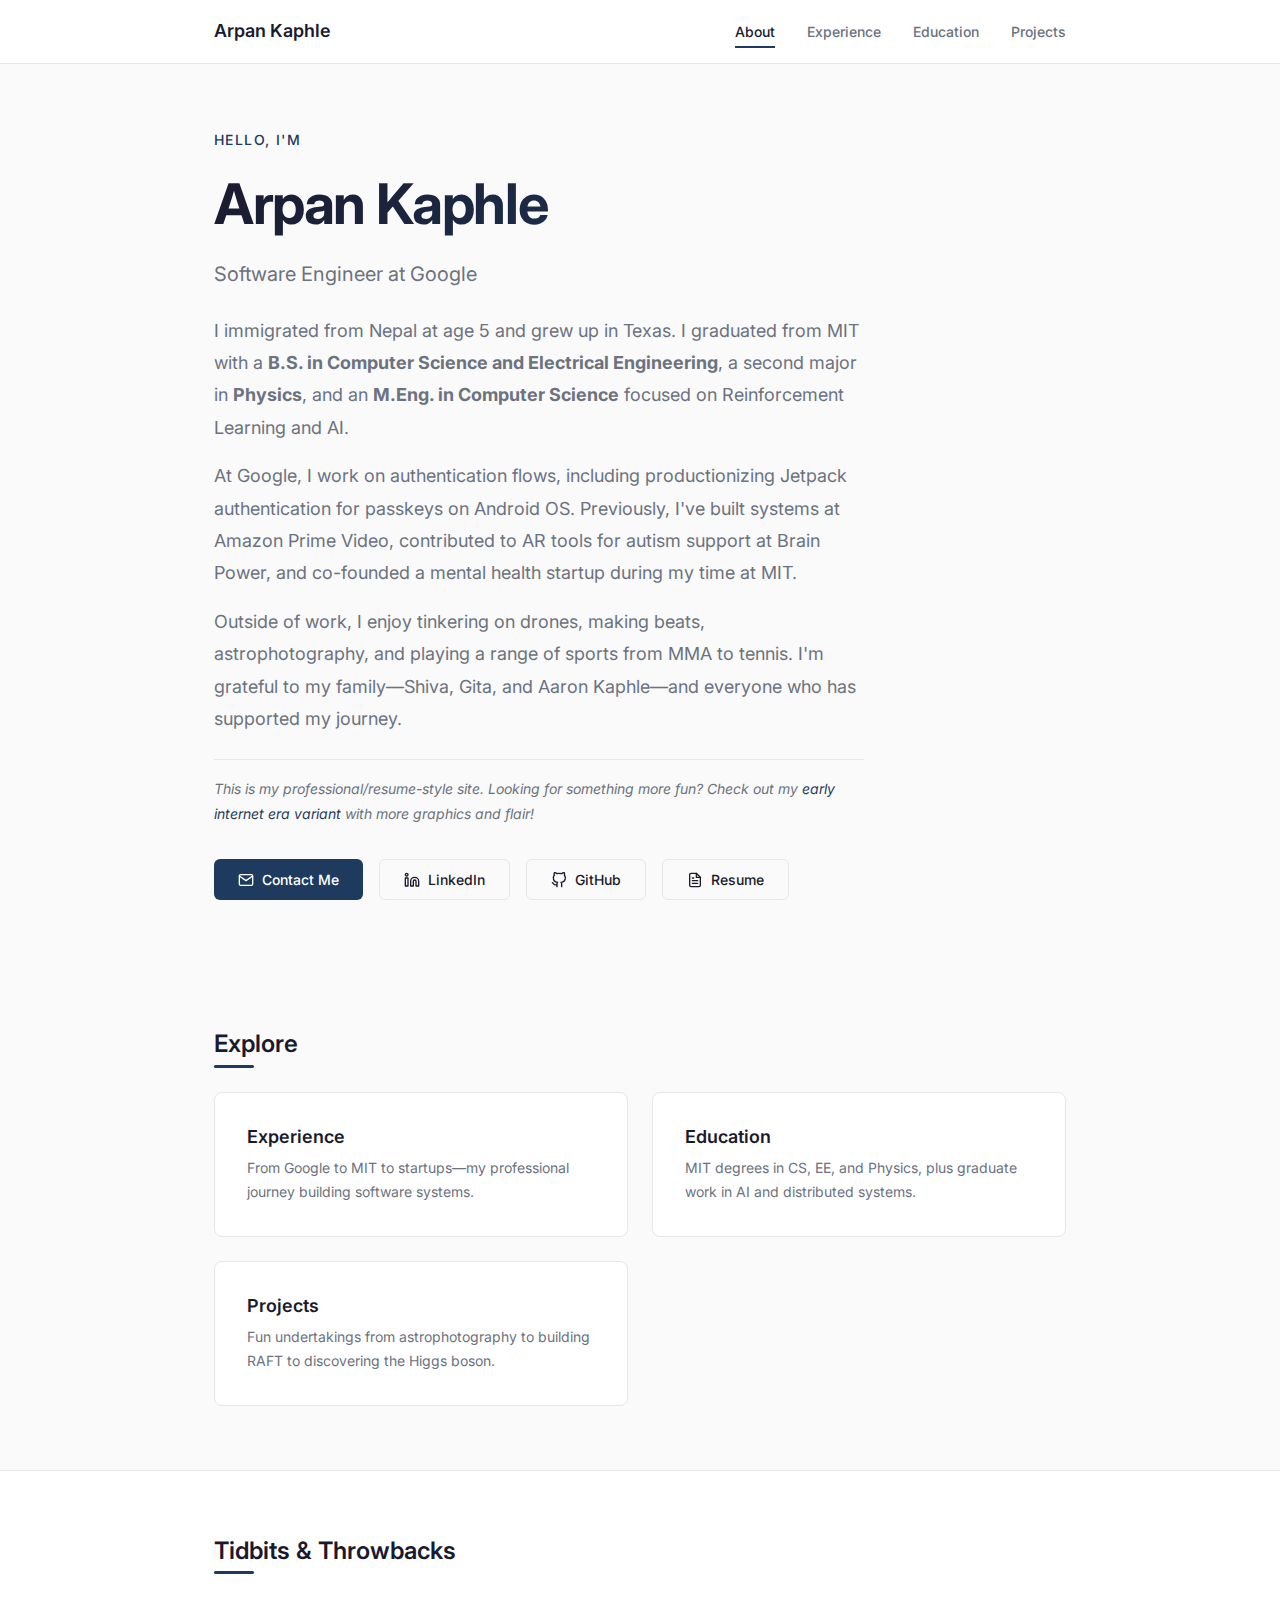
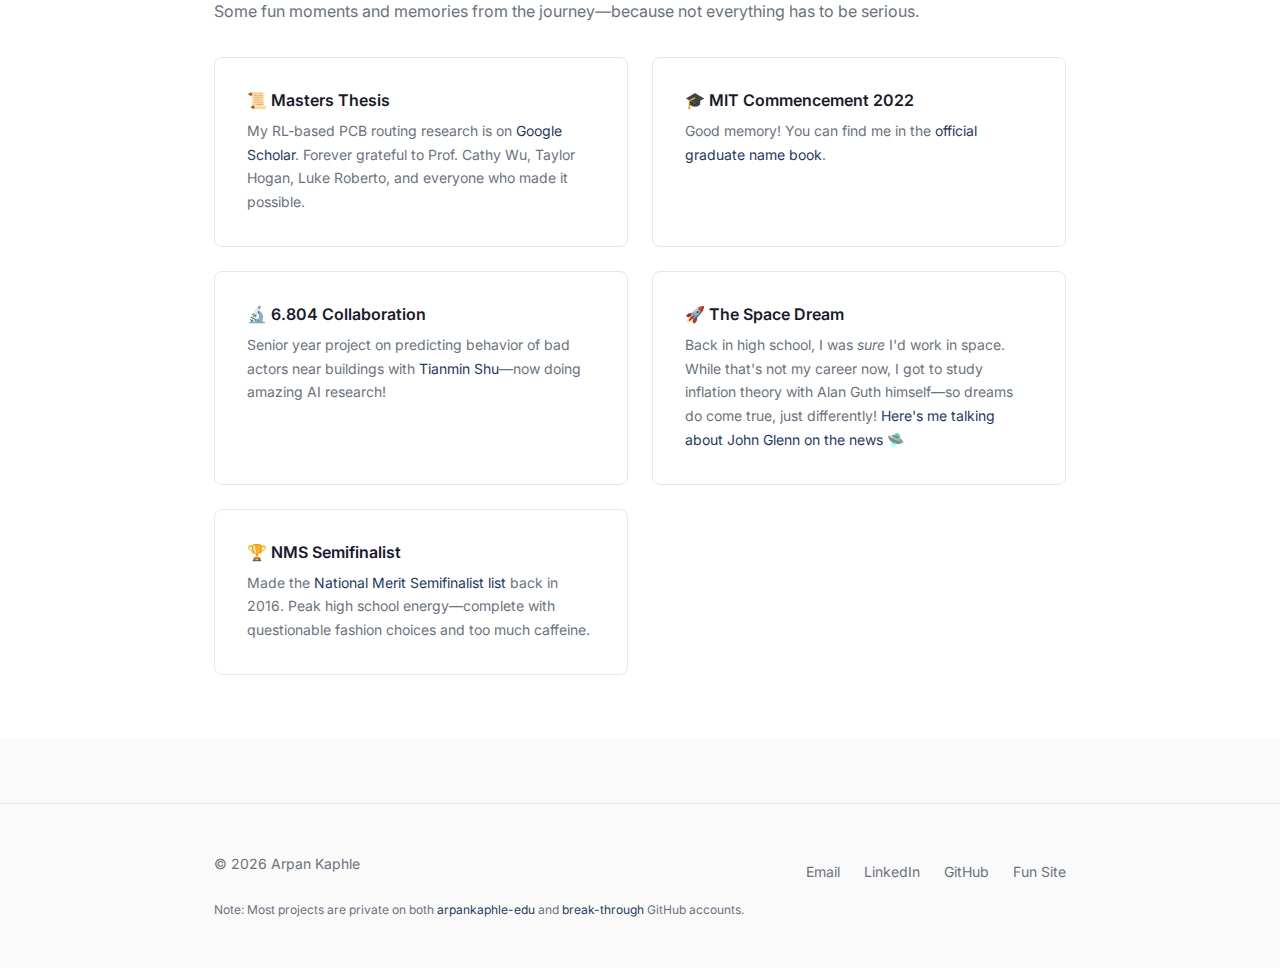
<file: index.html>
<!DOCTYPE html>
<html lang="en">
<head>
  <meta charset="UTF-8">
  <meta name="viewport" content="width=device-width, initial-scale=1.0">
  <meta name="description" content="Arpan Kaphle - Software Engineer at Google. MIT graduate (B.S. EECS, Physics; M.Eng. CS) specializing in AI, distributed systems, security, and authentication.">
  <meta name="keywords" content="Arpan Kaphle, Software Engineer, Google, MIT, Computer Science, AI, Machine Learning, Distributed Systems, Security, Reinforcement Learning">
  <meta name="author" content="Arpan Kaphle">
  <meta name="robots" content="index, follow">
  <link rel="canonical" href="https://arpankaphle-edu.github.io/">
  <title>Arpan Kaphle | Software Engineer at Google</title>
  
  <!-- Open Graph / Facebook -->
  <meta property="og:type" content="website">
  <meta property="og:url" content="https://arpankaphle-edu.github.io/">
  <meta property="og:title" content="Arpan Kaphle | Software Engineer at Google">
  <meta property="og:description" content="MIT graduate specializing in AI, distributed systems, and security. Currently building authentication flows at Google.">
  <meta property="og:site_name" content="Arpan Kaphle">
  
  <!-- Twitter -->
  <meta name="twitter:card" content="summary">
  <meta name="twitter:title" content="Arpan Kaphle | Software Engineer at Google">
  <meta name="twitter:description" content="MIT graduate specializing in AI, distributed systems, and security. Currently building authentication flows at Google.">
  
  <!-- Structured Data -->
  <script type="application/ld+json">
  {
    "@context": "https://schema.org",
    "@type": "Person",
    "name": "Arpan Kaphle",
    "url": "https://arpankaphle-edu.github.io",
    "sameAs": [
      "https://www.linkedin.com/in/arpankaphle1",
      "https://github.com/arpankaphle-edu",
      "https://github.com/break-through",
      "https://arpankaphle.github.io",
      "https://scholar.google.com/citations?user=rfBFwlkAAAAJ&hl=en"
    ],
    "jobTitle": "Software Engineer",
    "worksFor": {
      "@type": "Organization",
      "name": "Google"
    },
    "alumniOf": [
      {
        "@type": "CollegeOrUniversity",
        "name": "Massachusetts Institute of Technology",
        "sameAs": "https://www.mit.edu"
      }
    ],
    "knowsAbout": ["Artificial Intelligence", "Machine Learning", "Distributed Systems", "Computer Security", "Reinforcement Learning"]
  }
  </script>
  
  <!-- Fonts -->
  <link rel="preconnect" href="https://fonts.googleapis.com">
  <link rel="preconnect" href="https://fonts.gstatic.com" crossorigin>
  <link href="https://fonts.googleapis.com/css2?family=Inter:wght@400;500;600;700&display=swap" rel="stylesheet">
  
  <!-- Styles -->
  <link rel="stylesheet" href="assets/css/styles.css">
</head>
<body>
  <!-- Navigation -->
  <nav class="nav">
    <div class="container">
      <a href="index.html" class="nav-brand">Arpan Kaphle</a>
      <button class="nav-toggle" aria-label="Toggle navigation" aria-expanded="false">
        <span></span>
        <span></span>
        <span></span>
      </button>
      <ul class="nav-links">
        <li><a href="index.html">About</a></li>
        <li><a href="experience.html">Experience</a></li>
        <li><a href="education.html">Education</a></li>
        <li><a href="projects.html">Projects</a></li>
      </ul>
    </div>
  </nav>

  <!-- Main Content -->
  <main>
    <section class="hero">
      <div class="container">
        <div class="hero-content">
          <p class="hero-greeting">Hello, I'm</p>
          <h1 class="hero-name">Arpan Kaphle</h1>
          <p class="hero-title">Software Engineer at Google</p>
          <div class="hero-bio">
            <p>
              I immigrated from Nepal at age 5 and grew up in Texas. I graduated from MIT with a 
              <strong>B.S. in Computer Science and Electrical Engineering</strong>, a second major in 
              <strong>Physics</strong>, and an <strong>M.Eng. in Computer Science</strong> focused on 
              Reinforcement Learning and AI.
            </p>
            <p>
              At Google, I work on authentication flows, including productionizing Jetpack authentication 
              for passkeys on Android OS. Previously, I've built systems at Amazon Prime Video, 
              contributed to AR tools for autism support at Brain Power, and co-founded a mental health 
              startup during my time at MIT.
            </p>
            <p>
              Outside of work, I enjoy tinkering on drones, making beats, astrophotography, and 
              playing a range of sports from MMA to tennis. I'm grateful to my family—Shiva, Gita, 
              and Aaron Kaphle—and everyone who has supported my journey.
            </p>
            <p style="font-size: var(--text-sm); margin-top: var(--space-lg); padding-top: var(--space-md); border-top: 1px solid var(--color-border);">
              <em>This is my professional/resume-style site. Looking for something more fun? 
              Check out my <a href="https://arpankaphle.github.io" target="_blank" rel="noopener">early internet era variant</a> 
              with more graphics and flair!</em>
            </p>
          </div>
          <div class="hero-links">
            <a href="mailto:akaphle@mit.edu" class="btn btn-primary">
              <svg xmlns="http://www.w3.org/2000/svg" width="16" height="16" viewBox="0 0 24 24" fill="none" stroke="currentColor" stroke-width="2" stroke-linecap="round" stroke-linejoin="round"><path d="M4 4h16c1.1 0 2 .9 2 2v12c0 1.1-.9 2-2 2H4c-1.1 0-2-.9-2-2V6c0-1.1.9-2 2-2z"/><polyline points="22,6 12,13 2,6"/></svg>
              Contact Me
            </a>
            <a href="https://www.linkedin.com/in/arpankaphle1" class="btn btn-outline" target="_blank" rel="noopener">
              <svg xmlns="http://www.w3.org/2000/svg" width="16" height="16" viewBox="0 0 24 24" fill="none" stroke="currentColor" stroke-width="2" stroke-linecap="round" stroke-linejoin="round"><path d="M16 8a6 6 0 0 1 6 6v7h-4v-7a2 2 0 0 0-2-2 2 2 0 0 0-2 2v7h-4v-7a6 6 0 0 1 6-6z"/><rect x="2" y="9" width="4" height="12"/><circle cx="4" cy="4" r="2"/></svg>
              LinkedIn
            </a>
            <a href="https://github.com/arpankaphle-edu" class="btn btn-outline" target="_blank" rel="noopener">
              <svg xmlns="http://www.w3.org/2000/svg" width="16" height="16" viewBox="0 0 24 24" fill="none" stroke="currentColor" stroke-width="2" stroke-linecap="round" stroke-linejoin="round"><path d="M9 19c-5 1.5-5-2.5-7-3m14 6v-3.87a3.37 3.37 0 0 0-.94-2.61c3.14-.35 6.44-1.54 6.44-7A5.44 5.44 0 0 0 20 4.77 5.07 5.07 0 0 0 19.91 1S18.73.65 16 2.48a13.38 13.38 0 0 0-7 0C6.27.65 5.09 1 5.09 1A5.07 5.07 0 0 0 5 4.77a5.44 5.44 0 0 0-1.5 3.78c0 5.42 3.3 6.61 6.44 7A3.37 3.37 0 0 0 9 18.13V22"/></svg>
              GitHub
            </a>
            <a href="myresume2023.pdf" class="btn btn-outline" target="_blank">
              <svg xmlns="http://www.w3.org/2000/svg" width="16" height="16" viewBox="0 0 24 24" fill="none" stroke="currentColor" stroke-width="2" stroke-linecap="round" stroke-linejoin="round"><path d="M14 2H6a2 2 0 0 0-2 2v16a2 2 0 0 0 2 2h12a2 2 0 0 0 2-2V8z"/><polyline points="14 2 14 8 20 8"/><line x1="16" y1="13" x2="8" y2="13"/><line x1="16" y1="17" x2="8" y2="17"/><polyline points="10 9 9 9 8 9"/></svg>
              Resume
            </a>
          </div>
        </div>
      </div>
    </section>

    <!-- Quick Links Section -->
    <section class="section">
      <div class="container">
        <h2 class="section-title">Explore</h2>
        <div class="card-grid">
          <a href="experience.html" class="card">
            <h3 class="card-title">Experience</h3>
            <p class="card-description">
              From Google to MIT to startups—my professional journey building software systems.
            </p>
          </a>
          <a href="education.html" class="card">
            <h3 class="card-title">Education</h3>
            <p class="card-description">
              MIT degrees in CS, EE, and Physics, plus graduate work in AI and distributed systems.
            </p>
          </a>
          <a href="projects.html" class="card">
            <h3 class="card-title">Projects</h3>
            <p class="card-description">
              Fun undertakings from astrophotography to building RAFT to discovering the Higgs boson.
            </p>
          </a>
        </div>
      </div>
    </section>

    <!-- Tidbits Section -->
    <section class="section" style="background: var(--color-bg-alt); border-top: 1px solid var(--color-border);">
      <div class="container">
        <h2 class="section-title">Tidbits & Throwbacks</h2>
        <p style="color: var(--color-text-muted); margin-bottom: var(--space-xl);">
          Some fun moments and memories from the journey—because not everything has to be serious.
        </p>
        <div class="card-grid">
          <div class="card">
            <h3 class="card-title" style="font-size: var(--text-base);">📜 Masters Thesis</h3>
            <p class="card-description">
              My RL-based PCB routing research is on <a href="https://scholar.google.com/citations?user=rfBFwlkAAAAJ&hl=en" target="_blank" rel="noopener">Google Scholar</a>. 
              Forever grateful to Prof. Cathy Wu, Taylor Hogan, Luke Roberto, and everyone who made it possible.
            </p>
          </div>
          <div class="card">
            <h3 class="card-title" style="font-size: var(--text-base);">🎓 MIT Commencement 2022</h3>
            <p class="card-description">
              Good memory! You can find me in the <a href="https://commencement.mit.edu/sites/default/files/MIT.Commencement.2022.Graduates.Name.Book.pdf" target="_blank" rel="noopener">official graduate name book</a>.
            </p>
          </div>
          <div class="card">
            <h3 class="card-title" style="font-size: var(--text-base);">🔬 6.804 Collaboration</h3>
            <p class="card-description">
              Senior year project on predicting behavior of bad actors near buildings with <a href="https://www.tshu.io/CV/CV_Tianmin_Shu.pdf" target="_blank" rel="noopener">Tianmin Shu</a>—now doing amazing AI research!
            </p>
          </div>
          <div class="card">
            <h3 class="card-title" style="font-size: var(--text-base);">🚀 The Space Dream</h3>
            <p class="card-description">
              Back in high school, I was <em>sure</em> I'd work in space. While that's not my career now, I got to study inflation theory with Alan Guth himself—so dreams do come true, just differently! 
              <a href="https://www.wfaa.com/article/news/education/science-students-not-history-most-moved-by-john-glenns-death/287-366856582" target="_blank" rel="noopener">Here's me talking about John Glenn on the news</a> 🛸
            </p>
          </div>
          <div class="card">
            <h3 class="card-title" style="font-size: var(--text-base);">🏆 NMS Semifinalist</h3>
            <p class="card-description">
              Made the <a href="https://thehub.dallasisd.org/2016/09/20/dallas-isd-has-16-national-merit-semifinalists/" target="_blank" rel="noopener">National Merit Semifinalist list</a> back in 2016. 
              Peak high school energy—complete with questionable fashion choices and too much caffeine.
            </p>
          </div>
        </div>
      </div>
    </section>
  </main>

  <!-- Footer -->
  <footer class="footer">
    <div class="container">
      <div class="footer-content">
        <p class="footer-text">© 2026 Arpan Kaphle</p>
        <div class="footer-links">
          <a href="mailto:akaphle@mit.edu">Email</a>
          <a href="https://www.linkedin.com/in/arpankaphle1" target="_blank" rel="noopener">LinkedIn</a>
          <a href="https://github.com/arpankaphle-edu" target="_blank" rel="noopener">GitHub</a>
          <a href="https://arpankaphle.github.io" target="_blank" rel="noopener">Fun Site</a>
        </div>
      </div>
      <p class="footer-text" style="margin-top: var(--space-sm); font-size: var(--text-xs);">
        Note: Most projects are private on both <a href="https://github.com/arpankaphle-edu">arpankaphle-edu</a> and <a href="https://github.com/break-through">break-through</a> GitHub accounts.
      </p>
    </div>
  </footer>

  <script src="assets/js/main.js"></script>
</body>
</html>
</file>
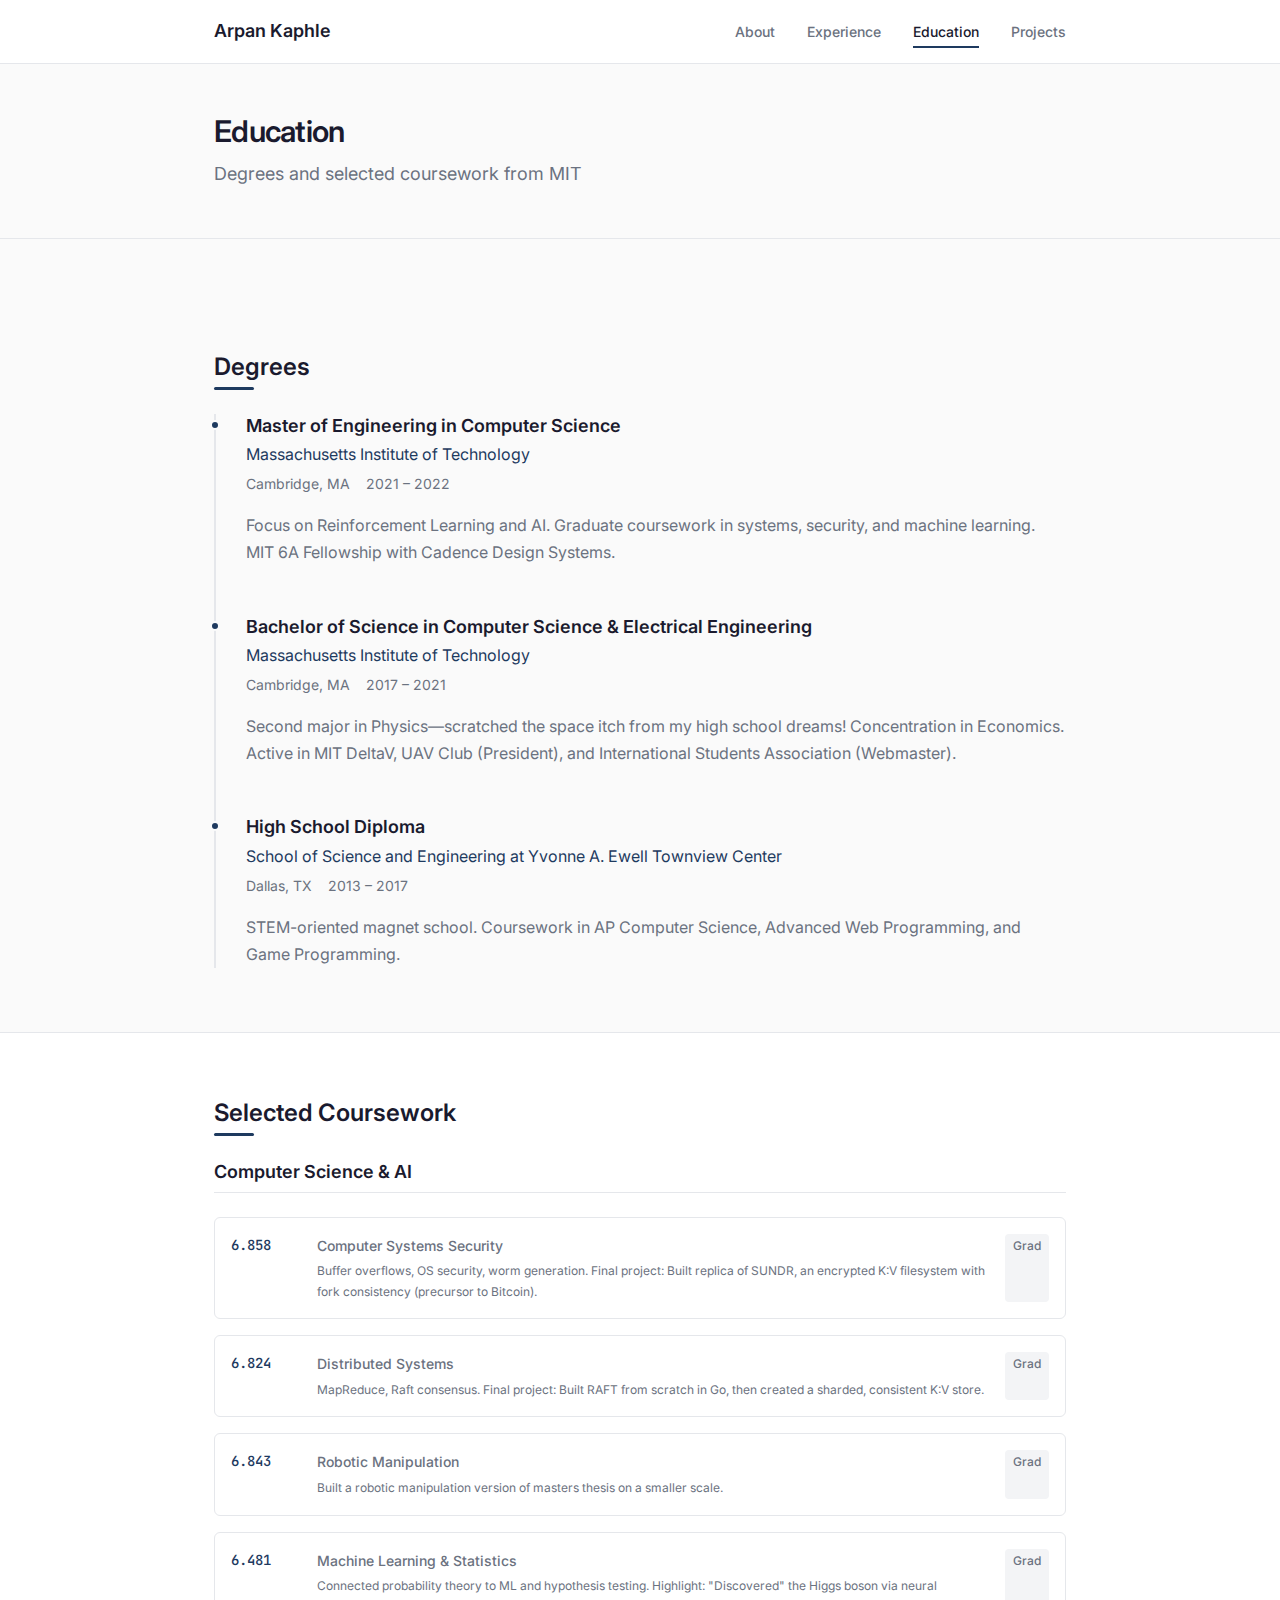
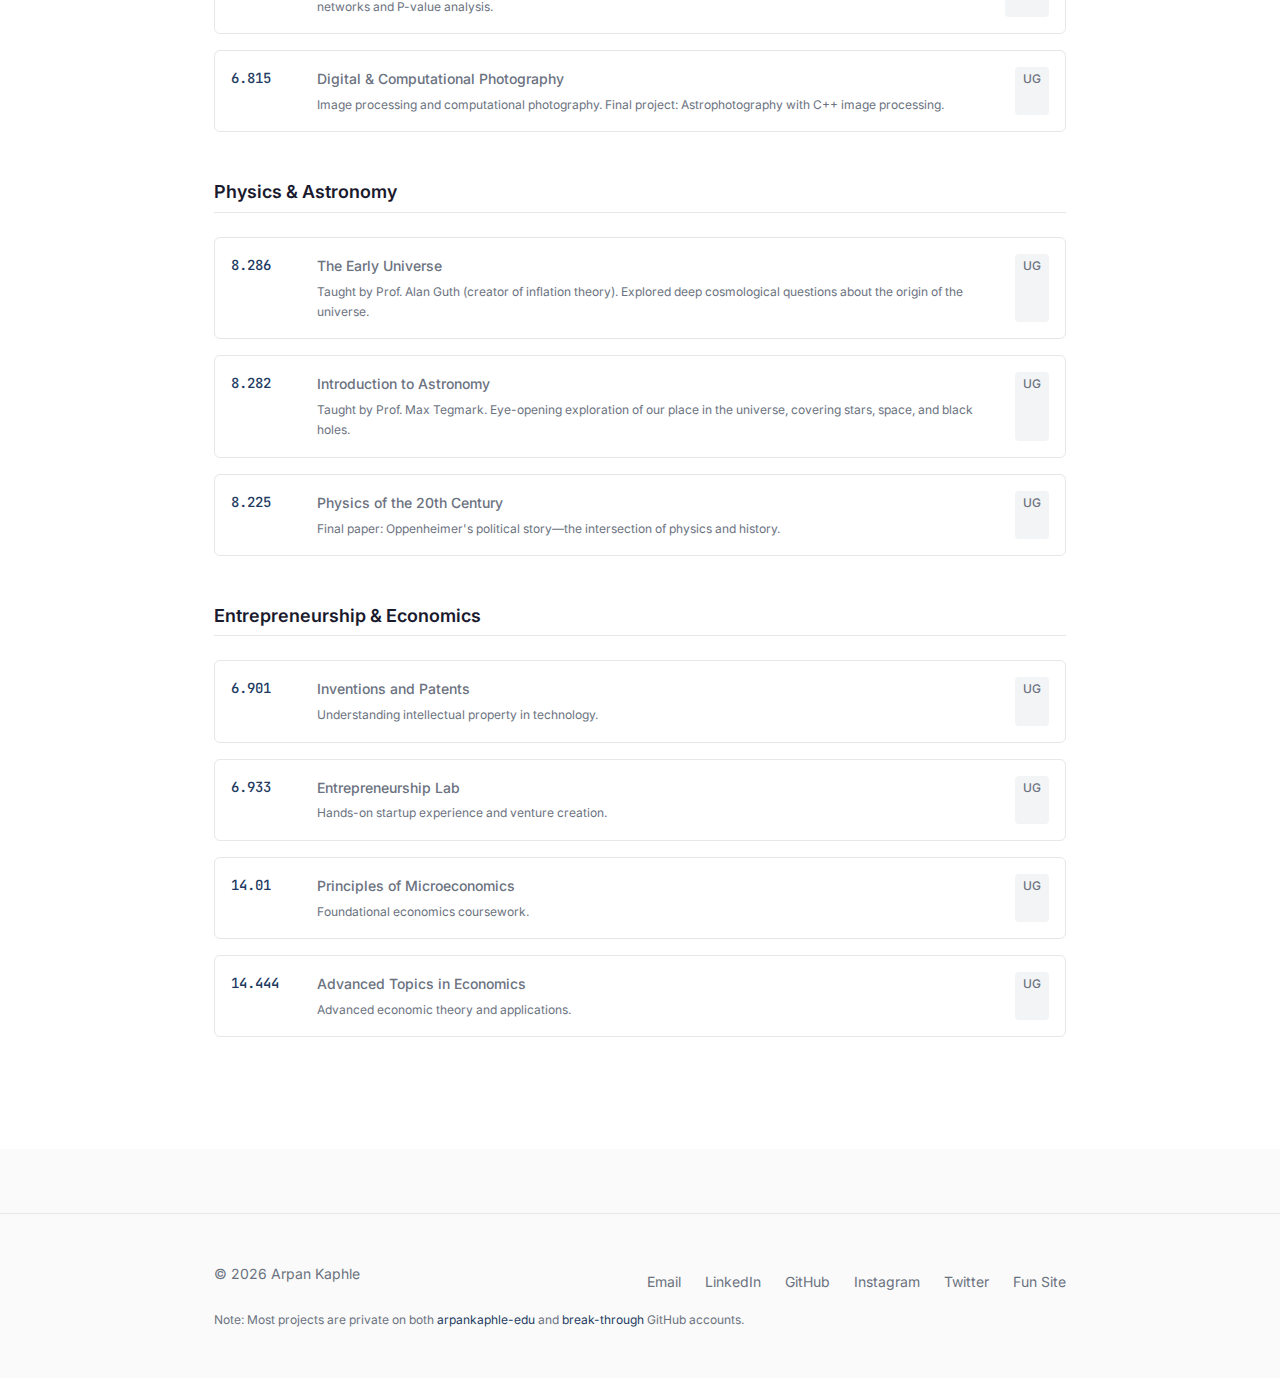
<file: education.html>
<!DOCTYPE html>
<html lang="en">
<head>
  <meta charset="UTF-8">
  <meta name="viewport" content="width=device-width, initial-scale=1.0">
  <meta name="description" content="Education of Arpan Kaphle - MIT B.S. in Computer Science, Electrical Engineering, and Physics; M.Eng. in Computer Science with focus on AI and Reinforcement Learning.">
  <meta name="keywords" content="Arpan Kaphle, MIT, Education, Computer Science, EECS, Physics, Coursework, 6.858, 6.824, Distributed Systems, Security">
  <meta name="author" content="Arpan Kaphle">
  <meta name="robots" content="index, follow">
  <link rel="canonical" href="https://arpankaphle-edu.github.io/education.html">
  <title>Education | Arpan Kaphle - MIT Graduate</title>
  
  <!-- Open Graph -->
  <meta property="og:type" content="website">
  <meta property="og:url" content="https://arpankaphle-edu.github.io/education.html">
  <meta property="og:title" content="Education | Arpan Kaphle">
  <meta property="og:description" content="MIT degrees in Computer Science, Electrical Engineering, and Physics. Graduate coursework in AI, distributed systems, and security.">
  <meta property="og:site_name" content="Arpan Kaphle">
  
  <!-- Twitter -->
  <meta name="twitter:card" content="summary">
  <meta name="twitter:title" content="Education | Arpan Kaphle">
  <meta name="twitter:description" content="MIT degrees in Computer Science, Electrical Engineering, and Physics. Graduate coursework in AI, distributed systems, and security.">
  
  <!-- Fonts -->
  <link rel="preconnect" href="https://fonts.googleapis.com">
  <link rel="preconnect" href="https://fonts.gstatic.com" crossorigin>
  <link href="https://fonts.googleapis.com/css2?family=Inter:wght@400;500;600;700&family=JetBrains+Mono:wght@400;500&display=swap" rel="stylesheet">
  
  <!-- Styles -->
  <link rel="stylesheet" href="assets/css/styles.css">
</head>
<body>
  <!-- Navigation -->
  <nav class="nav">
    <div class="container">
      <a href="index.html" class="nav-brand">Arpan Kaphle</a>
      <button class="nav-toggle" aria-label="Toggle navigation" aria-expanded="false">
        <span></span>
        <span></span>
        <span></span>
      </button>
      <ul class="nav-links">
        <li><a href="index.html">About</a></li>
        <li><a href="experience.html">Experience</a></li>
        <li><a href="education.html">Education</a></li>
        <li><a href="projects.html">Projects</a></li>
      </ul>
    </div>
  </nav>

  <!-- Main Content -->
  <main>
    <header class="page-header">
      <div class="container">
        <h1 class="page-title">Education</h1>
        <p class="page-subtitle">Degrees and selected coursework from MIT</p>
      </div>
    </header>

    <!-- Degrees Section -->
    <section class="section">
      <div class="container">
        <h2 class="section-title">Degrees</h2>
        <div class="timeline">
          <!-- Masters -->
          <div class="timeline-item">
            <div class="timeline-header">
              <h3 class="timeline-title">Master of Engineering in Computer Science</h3>
              <p class="timeline-company">Massachusetts Institute of Technology</p>
              <div class="timeline-meta">
                <span>Cambridge, MA</span>
                <span>2021 – 2022</span>
              </div>
            </div>
            <div class="timeline-content">
              <p>Focus on Reinforcement Learning and AI. Graduate coursework in systems, security, and machine learning. MIT 6A Fellowship with Cadence Design Systems.</p>
            </div>
          </div>

          <!-- Bachelors -->
          <div class="timeline-item">
            <div class="timeline-header">
              <h3 class="timeline-title">Bachelor of Science in Computer Science & Electrical Engineering</h3>
              <p class="timeline-company">Massachusetts Institute of Technology</p>
              <div class="timeline-meta">
                <span>Cambridge, MA</span>
                <span>2017 – 2021</span>
              </div>
            </div>
            <div class="timeline-content">
              <p>Second major in Physics—scratched the space itch from my high school dreams! Concentration in Economics. Active in MIT DeltaV, UAV Club (President), and International Students Association (Webmaster).</p>
            </div>
          </div>

          <!-- High School -->
          <div class="timeline-item">
            <div class="timeline-header">
              <h3 class="timeline-title">High School Diploma</h3>
              <p class="timeline-company">School of Science and Engineering at Yvonne A. Ewell Townview Center</p>
              <div class="timeline-meta">
                <span>Dallas, TX</span>
                <span>2013 – 2017</span>
              </div>
            </div>
            <div class="timeline-content">
              <p>STEM-oriented magnet school. Coursework in AP Computer Science, Advanced Web Programming, and Game Programming.</p>
            </div>
          </div>
        </div>
      </div>
    </section>

    <!-- Coursework Section -->
    <section class="section" style="background: var(--color-bg-alt); border-top: 1px solid var(--color-border);">
      <div class="container">
        <h2 class="section-title">Selected Coursework</h2>

        <!-- Computer Science -->
        <div class="course-category">
          <h3 class="course-category-title">Computer Science & AI</h3>
          <div class="course-list">
            <div class="course-item">
              <span class="course-code">6.858</span>
              <div class="course-info">
                <p class="course-name">Computer Systems Security</p>
                <p class="course-desc">Buffer overflows, OS security, worm generation. Final project: Built replica of SUNDR, an encrypted K:V filesystem with fork consistency (precursor to Bitcoin).</p>
              </div>
              <span class="course-level">Grad</span>
            </div>
            <div class="course-item">
              <span class="course-code">6.824</span>
              <div class="course-info">
                <p class="course-name">Distributed Systems</p>
                <p class="course-desc">MapReduce, Raft consensus. Final project: Built RAFT from scratch in Go, then created a sharded, consistent K:V store.</p>
              </div>
              <span class="course-level">Grad</span>
            </div>
            <div class="course-item">
              <span class="course-code">6.843</span>
              <div class="course-info">
                <p class="course-name">Robotic Manipulation</p>
                <p class="course-desc">Built a robotic manipulation version of masters thesis on a smaller scale.</p>
              </div>
              <span class="course-level">Grad</span>
            </div>
            <div class="course-item">
              <span class="course-code">6.481</span>
              <div class="course-info">
                <p class="course-name">Machine Learning & Statistics</p>
                <p class="course-desc">Connected probability theory to ML and hypothesis testing. Highlight: "Discovered" the Higgs boson via neural networks and P-value analysis.</p>
              </div>
              <span class="course-level">Grad</span>
            </div>
            <div class="course-item">
              <span class="course-code">6.815</span>
              <div class="course-info">
                <p class="course-name">Digital & Computational Photography</p>
                <p class="course-desc">Image processing and computational photography. Final project: Astrophotography with C++ image processing.</p>
              </div>
              <span class="course-level">UG</span>
            </div>
          </div>
        </div>

        <!-- Physics -->
        <div class="course-category">
          <h3 class="course-category-title">Physics & Astronomy</h3>
          <div class="course-list">
            <div class="course-item">
              <span class="course-code">8.286</span>
              <div class="course-info">
                <p class="course-name">The Early Universe</p>
                <p class="course-desc">Taught by Prof. Alan Guth (creator of inflation theory). Explored deep cosmological questions about the origin of the universe.</p>
              </div>
              <span class="course-level">UG</span>
            </div>
            <div class="course-item">
              <span class="course-code">8.282</span>
              <div class="course-info">
                <p class="course-name">Introduction to Astronomy</p>
                <p class="course-desc">Taught by Prof. Max Tegmark. Eye-opening exploration of our place in the universe, covering stars, space, and black holes.</p>
              </div>
              <span class="course-level">UG</span>
            </div>
            <div class="course-item">
              <span class="course-code">8.225</span>
              <div class="course-info">
                <p class="course-name">Physics of the 20th Century</p>
                <p class="course-desc">Final paper: Oppenheimer's political story—the intersection of physics and history.</p>
              </div>
              <span class="course-level">UG</span>
            </div>
          </div>
        </div>

        <!-- Other -->
        <div class="course-category">
          <h3 class="course-category-title">Entrepreneurship & Economics</h3>
          <div class="course-list">
            <div class="course-item">
              <span class="course-code">6.901</span>
              <div class="course-info">
                <p class="course-name">Inventions and Patents</p>
                <p class="course-desc">Understanding intellectual property in technology.</p>
              </div>
              <span class="course-level">UG</span>
            </div>
            <div class="course-item">
              <span class="course-code">6.933</span>
              <div class="course-info">
                <p class="course-name">Entrepreneurship Lab</p>
                <p class="course-desc">Hands-on startup experience and venture creation.</p>
              </div>
              <span class="course-level">UG</span>
            </div>
            <div class="course-item">
              <span class="course-code">14.01</span>
              <div class="course-info">
                <p class="course-name">Principles of Microeconomics</p>
                <p class="course-desc">Foundational economics coursework.</p>
              </div>
              <span class="course-level">UG</span>
            </div>
            <div class="course-item">
              <span class="course-code">14.444</span>
              <div class="course-info">
                <p class="course-name">Advanced Topics in Economics</p>
                <p class="course-desc">Advanced economic theory and applications.</p>
              </div>
              <span class="course-level">UG</span>
            </div>
          </div>
        </div>
      </div>
    </section>
  </main>

  <!-- Footer -->
  <footer class="footer">
    <div class="container">
      <div class="footer-content">
        <p class="footer-text">© 2026 Arpan Kaphle</p>
        <div class="footer-links">
          <a href="mailto:akaphle@mit.edu" title="Forwards to alumni email. arpankaphle@gmail.com also works!">Email</a>
          <a href="https://www.linkedin.com/in/arpankaphle1" target="_blank" rel="noopener">LinkedIn</a>
          <a href="https://github.com/arpankaphle-edu" target="_blank" rel="noopener">GitHub</a>
          <a href="https://www.instagram.com/arpankaphle/" target="_blank" rel="noopener">Instagram</a>
          <a href="https://twitter.com/arpankaphle" target="_blank" rel="noopener" title="I don't use it often, but hope to someday!">Twitter</a>
          <a href="https://arpankaphle.github.io" target="_blank" rel="noopener">Fun Site</a>
        </div>
      </div>
      <p class="footer-text" style="margin-top: var(--space-sm); font-size: var(--text-xs);">
        Note: Most projects are private on both <a href="https://github.com/arpankaphle-edu">arpankaphle-edu</a> and <a href="https://github.com/break-through">break-through</a> GitHub accounts.
      </p>
    </div>
  </footer>

  <script src="assets/js/main.js"></script>
</body>
</html>
</file>
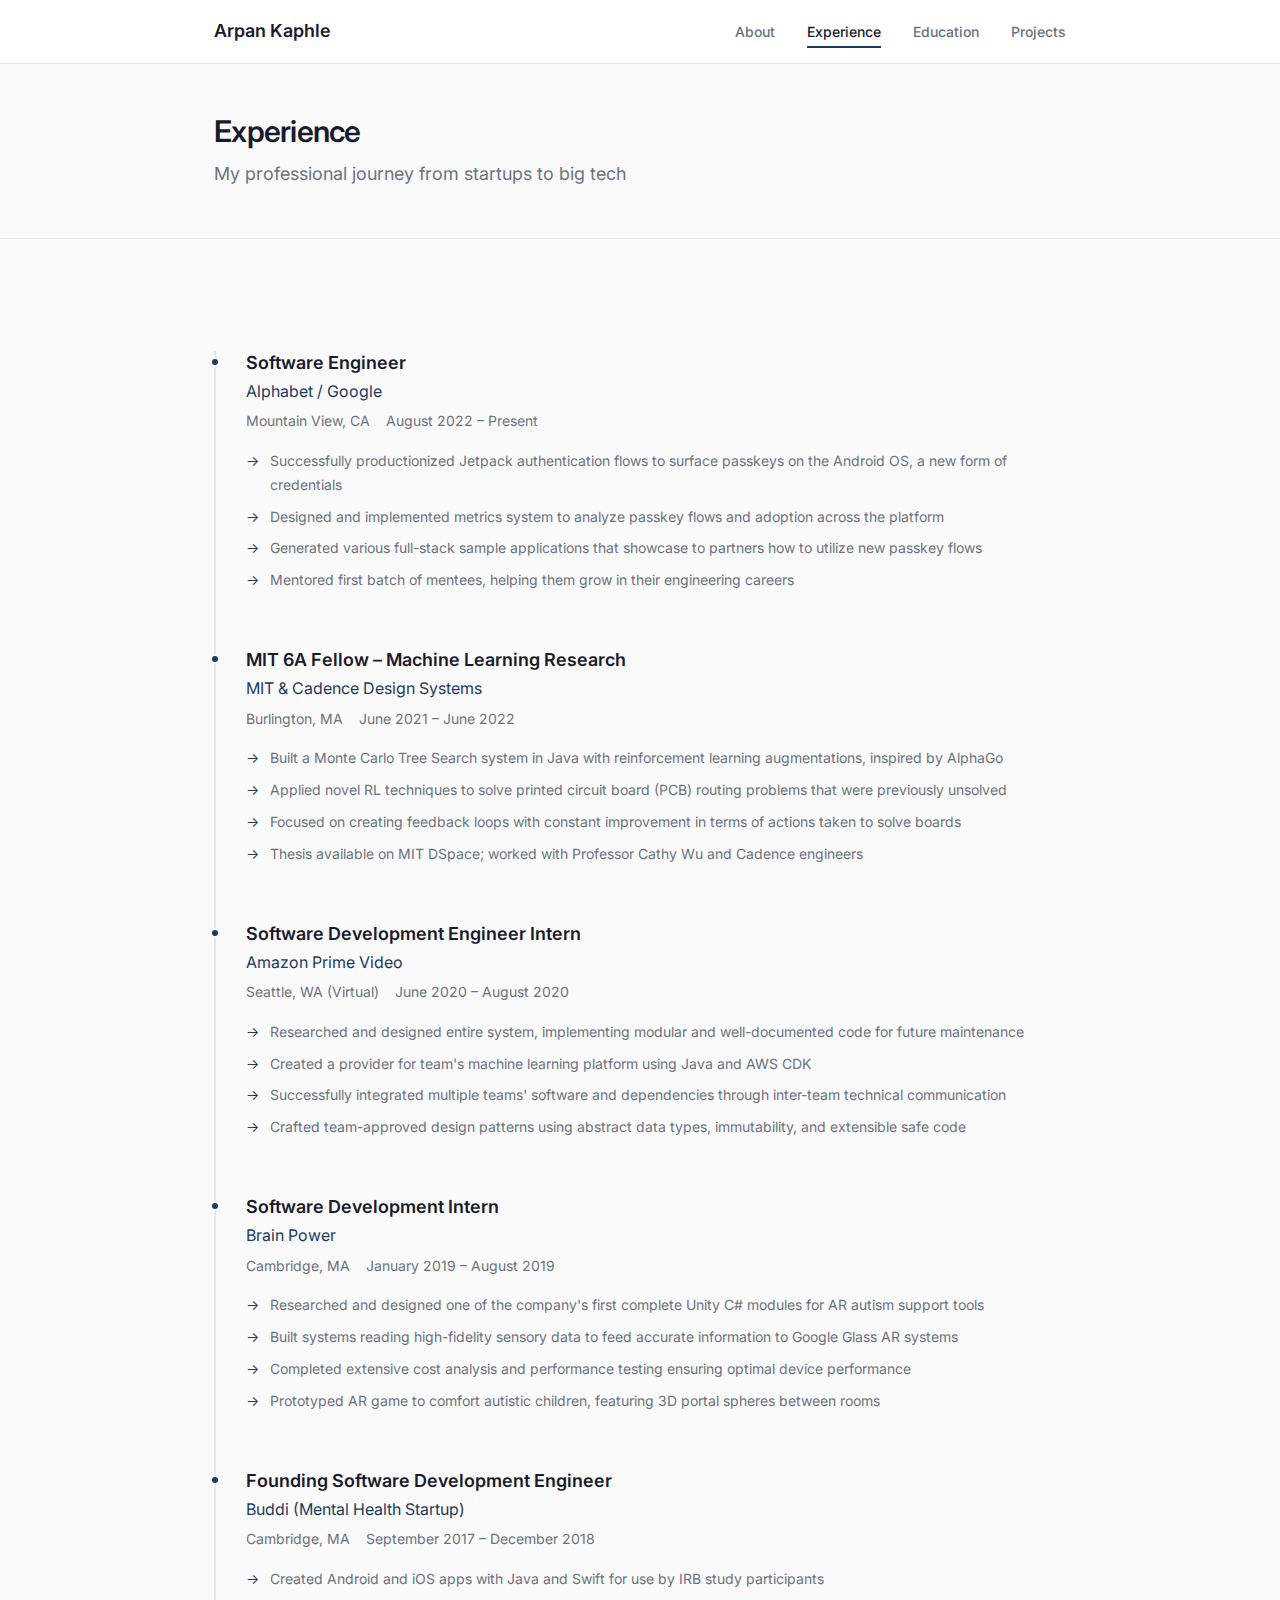
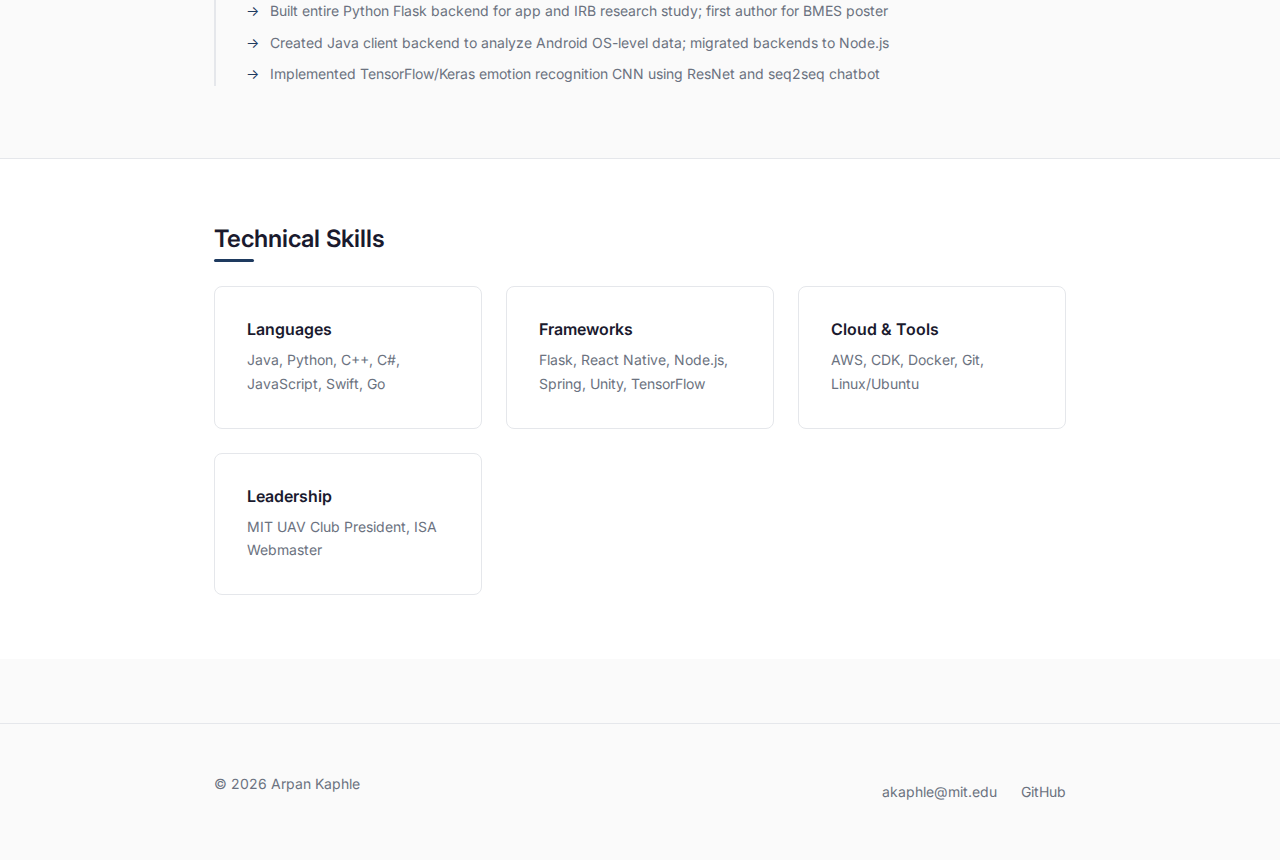
<file: experience.html>
<!DOCTYPE html>
<html lang="en">
<head>
  <meta charset="UTF-8">
  <meta name="viewport" content="width=device-width, initial-scale=1.0">
  <meta name="description" content="Professional experience of Arpan Kaphle - Software Engineer at Google, MIT 6A Fellow, Amazon SDE Intern.">
  <title>Experience | Arpan Kaphle</title>
  
  <!-- Fonts -->
  <link rel="preconnect" href="https://fonts.googleapis.com">
  <link rel="preconnect" href="https://fonts.gstatic.com" crossorigin>
  <link href="https://fonts.googleapis.com/css2?family=Inter:wght@400;500;600;700&display=swap" rel="stylesheet">
  
  <!-- Styles -->
  <link rel="stylesheet" href="assets/css/styles.css">
</head>
<body>
  <!-- Navigation -->
  <nav class="nav">
    <div class="container">
      <a href="index.html" class="nav-brand">Arpan Kaphle</a>
      <button class="nav-toggle" aria-label="Toggle navigation" aria-expanded="false">
        <span></span>
        <span></span>
        <span></span>
      </button>
      <ul class="nav-links">
        <li><a href="index.html">About</a></li>
        <li><a href="experience.html">Experience</a></li>
        <li><a href="education.html">Education</a></li>
        <li><a href="projects.html">Projects</a></li>
      </ul>
    </div>
  </nav>

  <!-- Main Content -->
  <main>
    <header class="page-header">
      <div class="container">
        <h1 class="page-title">Experience</h1>
        <p class="page-subtitle">My professional journey from startups to big tech</p>
      </div>
    </header>

    <section class="section">
      <div class="container">
        <div class="timeline">
          <!-- Google -->
          <div class="timeline-item">
            <div class="timeline-header">
              <h3 class="timeline-title">Software Engineer</h3>
              <p class="timeline-company">Alphabet / Google</p>
              <div class="timeline-meta">
                <span>Mountain View, CA</span>
                <span>August 2022 – Present</span>
              </div>
            </div>
            <div class="timeline-content">
              <ul>
                <li>Successfully productionized Jetpack authentication flows to surface passkeys on the Android OS, a new form of credentials</li>
                <li>Designed and implemented metrics system to analyze passkey flows and adoption across the platform</li>
                <li>Generated various full-stack sample applications that showcase to partners how to utilize new passkey flows</li>
                <li>Mentored first batch of mentees, helping them grow in their engineering careers</li>
              </ul>
            </div>
          </div>

          <!-- MIT 6A Fellowship -->
          <div class="timeline-item">
            <div class="timeline-header">
              <h3 class="timeline-title">MIT 6A Fellow – Machine Learning Research</h3>
              <p class="timeline-company">MIT & Cadence Design Systems</p>
              <div class="timeline-meta">
                <span>Burlington, MA</span>
                <span>June 2021 – June 2022</span>
              </div>
            </div>
            <div class="timeline-content">
              <ul>
                <li>Built a Monte Carlo Tree Search system in Java with reinforcement learning augmentations, inspired by AlphaGo</li>
                <li>Applied novel RL techniques to solve printed circuit board (PCB) routing problems that were previously unsolved</li>
                <li>Focused on creating feedback loops with constant improvement in terms of actions taken to solve boards</li>
                <li>Thesis available on MIT DSpace; worked with Professor Cathy Wu and Cadence engineers</li>
              </ul>
            </div>
          </div>

          <!-- Amazon -->
          <div class="timeline-item">
            <div class="timeline-header">
              <h3 class="timeline-title">Software Development Engineer Intern</h3>
              <p class="timeline-company">Amazon Prime Video</p>
              <div class="timeline-meta">
                <span>Seattle, WA (Virtual)</span>
                <span>June 2020 – August 2020</span>
              </div>
            </div>
            <div class="timeline-content">
              <ul>
                <li>Researched and designed entire system, implementing modular and well-documented code for future maintenance</li>
                <li>Created a provider for team's machine learning platform using Java and AWS CDK</li>
                <li>Successfully integrated multiple teams' software and dependencies through inter-team technical communication</li>
                <li>Crafted team-approved design patterns using abstract data types, immutability, and extensible safe code</li>
              </ul>
            </div>
          </div>

          <!-- Brain Power -->
          <div class="timeline-item">
            <div class="timeline-header">
              <h3 class="timeline-title">Software Development Intern</h3>
              <p class="timeline-company">Brain Power</p>
              <div class="timeline-meta">
                <span>Cambridge, MA</span>
                <span>January 2019 – August 2019</span>
              </div>
            </div>
            <div class="timeline-content">
              <ul>
                <li>Researched and designed one of the company's first complete Unity C# modules for AR autism support tools</li>
                <li>Built systems reading high-fidelity sensory data to feed accurate information to Google Glass AR systems</li>
                <li>Completed extensive cost analysis and performance testing ensuring optimal device performance</li>
                <li>Prototyped AR game to comfort autistic children, featuring 3D portal spheres between rooms</li>
              </ul>
            </div>
          </div>

          <!-- Buddi -->
          <div class="timeline-item">
            <div class="timeline-header">
              <h3 class="timeline-title">Founding Software Development Engineer</h3>
              <p class="timeline-company">Buddi (Mental Health Startup)</p>
              <div class="timeline-meta">
                <span>Cambridge, MA</span>
                <span>September 2017 – December 2018</span>
              </div>
            </div>
            <div class="timeline-content">
              <ul>
                <li>Created Android and iOS apps with Java and Swift for use by IRB study participants</li>
                <li>Built entire Python Flask backend for app and IRB research study; first author for BMES poster</li>
                <li>Created Java client backend to analyze Android OS-level data; migrated backends to Node.js</li>
                <li>Implemented TensorFlow/Keras emotion recognition CNN using ResNet and seq2seq chatbot</li>
              </ul>
            </div>
          </div>
        </div>
      </div>
    </section>

    <!-- Skills Section -->
    <section class="section" style="background: var(--color-bg-alt); border-top: 1px solid var(--color-border);">
      <div class="container">
        <h2 class="section-title">Technical Skills</h2>
        <div class="card-grid" style="grid-template-columns: repeat(auto-fit, minmax(200px, 1fr));">
          <div class="card">
            <h3 class="card-title" style="font-size: var(--text-base);">Languages</h3>
            <p class="card-description">Java, Python, C++, C#, JavaScript, Swift, Go</p>
          </div>
          <div class="card">
            <h3 class="card-title" style="font-size: var(--text-base);">Frameworks</h3>
            <p class="card-description">Flask, React Native, Node.js, Spring, Unity, TensorFlow</p>
          </div>
          <div class="card">
            <h3 class="card-title" style="font-size: var(--text-base);">Cloud & Tools</h3>
            <p class="card-description">AWS, CDK, Docker, Git, Linux/Ubuntu</p>
          </div>
          <div class="card">
            <h3 class="card-title" style="font-size: var(--text-base);">Leadership</h3>
            <p class="card-description">MIT UAV Club President, ISA Webmaster</p>
          </div>
        </div>
      </div>
    </section>
  </main>

  <!-- Footer -->
  <footer class="footer">
    <div class="container">
      <div class="footer-content">
        <p class="footer-text">© 2026 Arpan Kaphle</p>
        <div class="footer-links">
          <a href="mailto:akaphle@mit.edu">akaphle@mit.edu</a>
          <a href="https://github.com/arpankaphle-edu" target="_blank" rel="noopener">GitHub</a>
        </div>
      </div>
    </div>
  </footer>

  <script src="assets/js/main.js"></script>
</body>
</html>
</file>
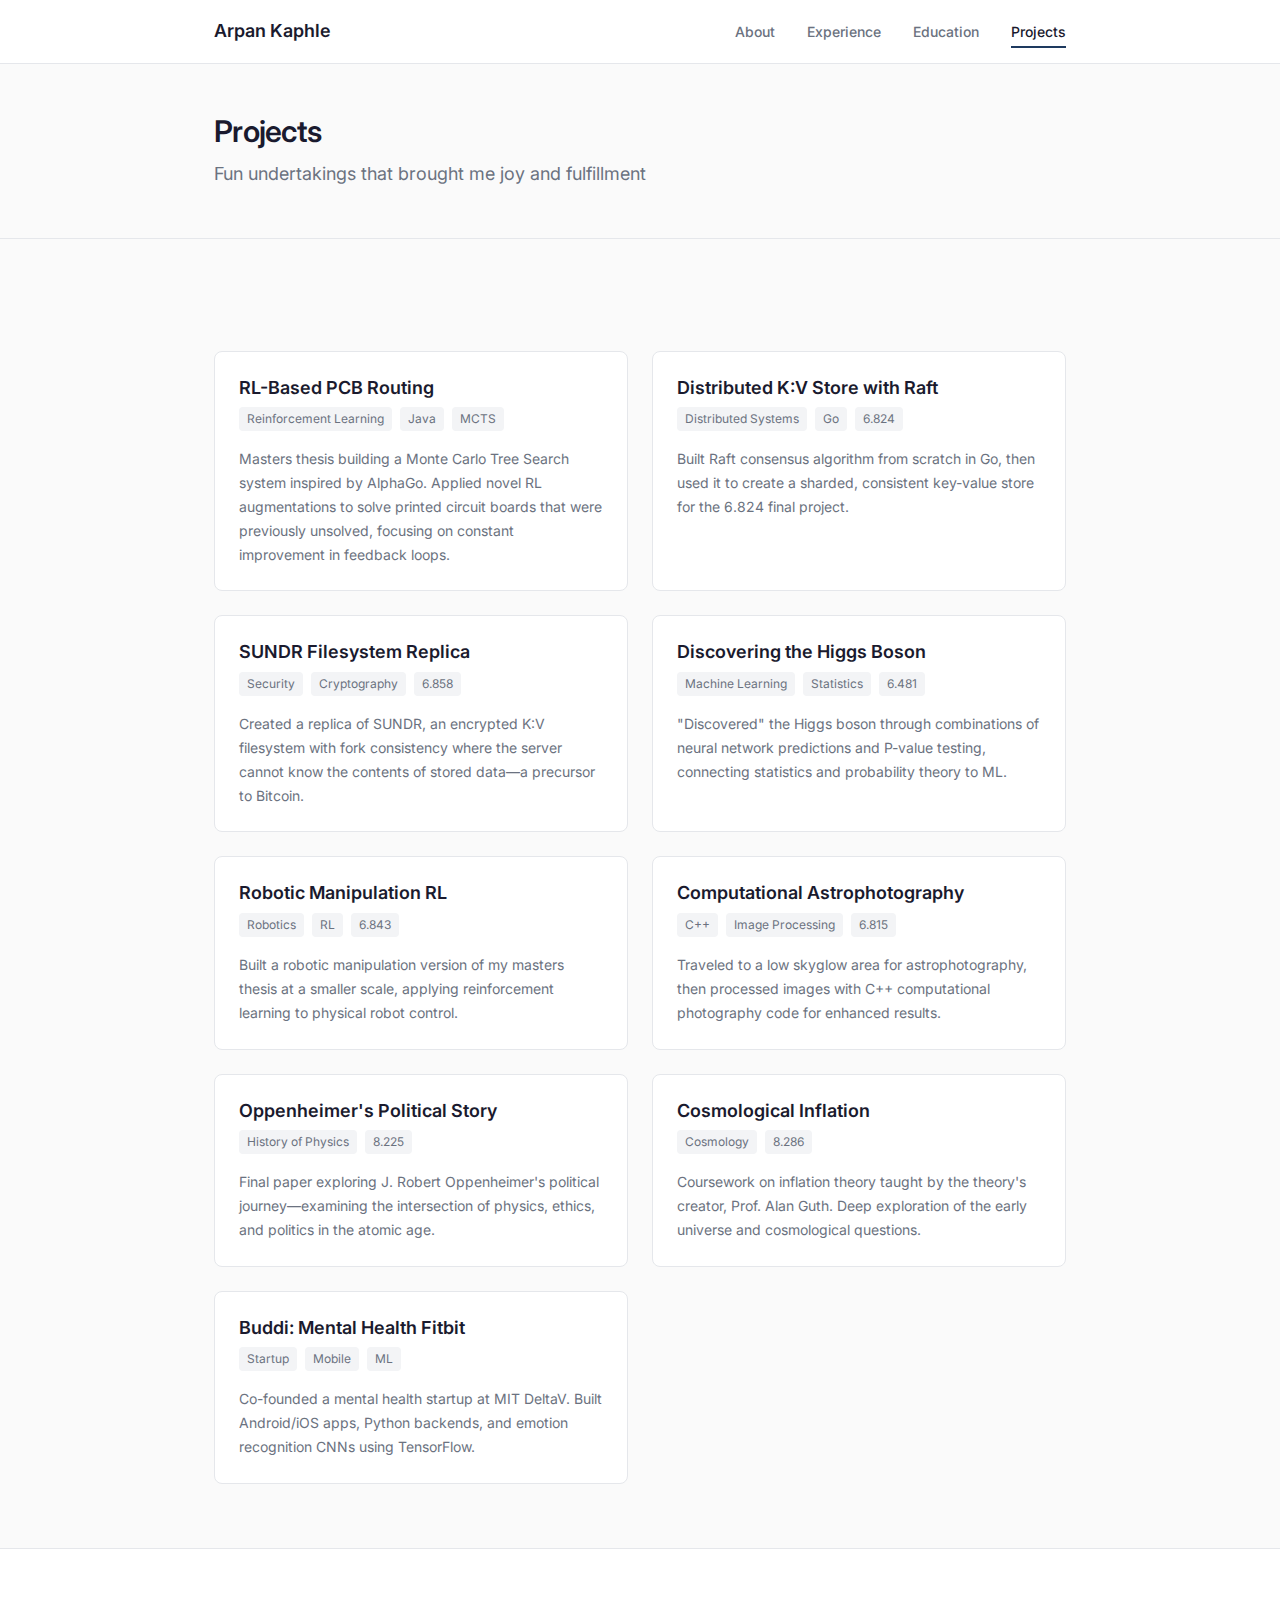
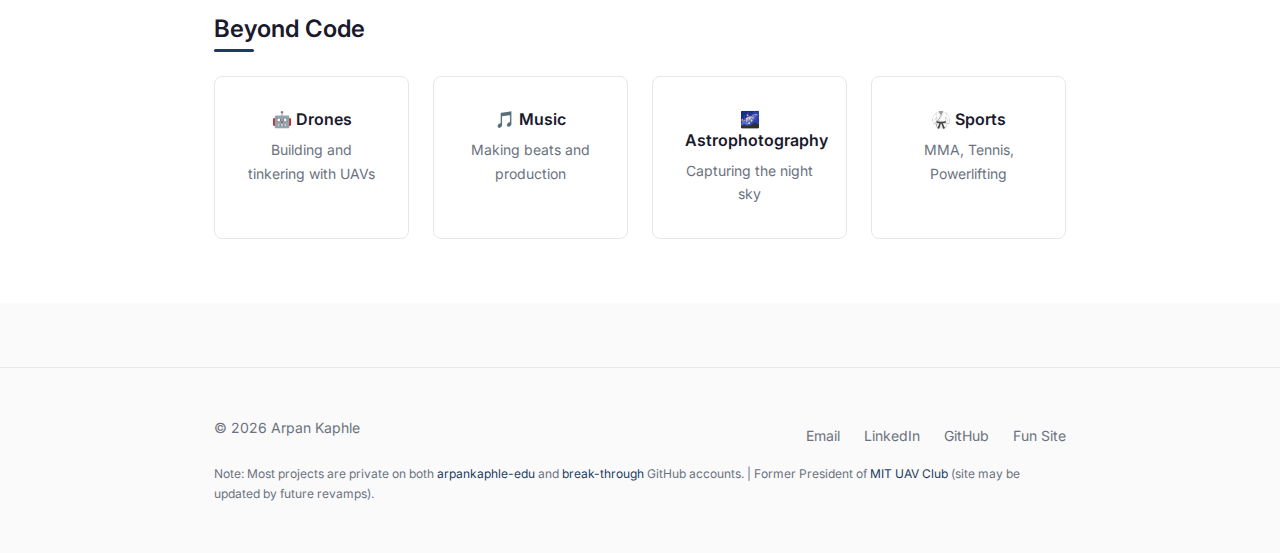
<file: projects.html>
<!DOCTYPE html>
<html lang="en">
<head>
  <meta charset="UTF-8">
  <meta name="viewport" content="width=device-width, initial-scale=1.0">
  <meta name="description" content="Projects and fun undertakings by Arpan Kaphle - RL-based PCB routing, distributed systems, astrophotography, SUNDR filesystem, and more.">
  <meta name="keywords" content="Arpan Kaphle, Projects, Portfolio, Reinforcement Learning, Distributed Systems, Raft, SUNDR, Astrophotography, MIT">
  <meta name="author" content="Arpan Kaphle">
  <meta name="robots" content="index, follow">
  <link rel="canonical" href="https://arpankaphle-edu.github.io/projects.html">
  <title>Projects | Arpan Kaphle - Portfolio</title>
  
  <!-- Open Graph -->
  <meta property="og:type" content="website">
  <meta property="og:url" content="https://arpankaphle-edu.github.io/projects.html">
  <meta property="og:title" content="Projects | Arpan Kaphle">
  <meta property="og:description" content="Fun undertakings from RL-based PCB routing to astrophotography to discovering the Higgs boson.">
  <meta property="og:site_name" content="Arpan Kaphle">
  
  <!-- Twitter -->
  <meta name="twitter:card" content="summary">
  <meta name="twitter:title" content="Projects | Arpan Kaphle">
  <meta name="twitter:description" content="Fun undertakings from RL-based PCB routing to astrophotography to discovering the Higgs boson.">
  
  <!-- Fonts -->
  <link rel="preconnect" href="https://fonts.googleapis.com">
  <link rel="preconnect" href="https://fonts.gstatic.com" crossorigin>
  <link href="https://fonts.googleapis.com/css2?family=Inter:wght@400;500;600;700&display=swap" rel="stylesheet">
  
  <!-- Styles -->
  <link rel="stylesheet" href="assets/css/styles.css">
</head>
<body>
  <!-- Navigation -->
  <nav class="nav">
    <div class="container">
      <a href="index.html" class="nav-brand">Arpan Kaphle</a>
      <button class="nav-toggle" aria-label="Toggle navigation" aria-expanded="false">
        <span></span>
        <span></span>
        <span></span>
      </button>
      <ul class="nav-links">
        <li><a href="index.html">About</a></li>
        <li><a href="experience.html">Experience</a></li>
        <li><a href="education.html">Education</a></li>
        <li><a href="projects.html">Projects</a></li>
      </ul>
    </div>
  </nav>

  <!-- Main Content -->
  <main>
    <header class="page-header">
      <div class="container">
        <h1 class="page-title">Projects</h1>
        <p class="page-subtitle">Fun undertakings that brought me joy and fulfillment</p>
      </div>
    </header>

    <section class="section">
      <div class="container">
        <div class="card-grid">
          <!-- Masters Thesis -->
          <article class="project-card">
            <div class="project-content">
              <h3 class="project-title">RL-Based PCB Routing</h3>
              <div class="project-tags">
                <span class="project-tag">Reinforcement Learning</span>
                <span class="project-tag">Java</span>
                <span class="project-tag">MCTS</span>
              </div>
              <p class="project-description">
                Masters thesis building a Monte Carlo Tree Search system inspired by AlphaGo. 
                Applied novel RL augmentations to solve printed circuit boards that were previously 
                unsolved, focusing on constant improvement in feedback loops.
              </p>
            </div>
          </article>

          <!-- Raft Implementation -->
          <article class="project-card">
            <div class="project-content">
              <h3 class="project-title">Distributed K:V Store with Raft</h3>
              <div class="project-tags">
                <span class="project-tag">Distributed Systems</span>
                <span class="project-tag">Go</span>
                <span class="project-tag">6.824</span>
              </div>
              <p class="project-description">
                Built Raft consensus algorithm from scratch in Go, then used it to create a 
                sharded, consistent key-value store for the 6.824 final project.
              </p>
            </div>
          </article>

          <!-- SUNDR -->
          <article class="project-card">
            <div class="project-content">
              <h3 class="project-title">SUNDR Filesystem Replica</h3>
              <div class="project-tags">
                <span class="project-tag">Security</span>
                <span class="project-tag">Cryptography</span>
                <span class="project-tag">6.858</span>
              </div>
              <p class="project-description">
                Created a replica of SUNDR, an encrypted K:V filesystem with fork consistency 
                where the server cannot know the contents of stored data—a precursor to Bitcoin.
              </p>
            </div>
          </article>

          <!-- Higgs Boson -->
          <article class="project-card">
            <div class="project-content">
              <h3 class="project-title">Discovering the Higgs Boson</h3>
              <div class="project-tags">
                <span class="project-tag">Machine Learning</span>
                <span class="project-tag">Statistics</span>
                <span class="project-tag">6.481</span>
              </div>
              <p class="project-description">
                "Discovered" the Higgs boson through combinations of neural network predictions 
                and P-value testing, connecting statistics and probability theory to ML.
              </p>
            </div>
          </article>

          <!-- Robotic Manipulation -->
          <article class="project-card">
            <div class="project-content">
              <h3 class="project-title">Robotic Manipulation RL</h3>
              <div class="project-tags">
                <span class="project-tag">Robotics</span>
                <span class="project-tag">RL</span>
                <span class="project-tag">6.843</span>
              </div>
              <p class="project-description">
                Built a robotic manipulation version of my masters thesis at a smaller scale, 
                applying reinforcement learning to physical robot control.
              </p>
            </div>
          </article>

          <!-- Astrophotography -->
          <article class="project-card">
            <div class="project-content">
              <h3 class="project-title">Computational Astrophotography</h3>
              <div class="project-tags">
                <span class="project-tag">C++</span>
                <span class="project-tag">Image Processing</span>
                <span class="project-tag">6.815</span>
              </div>
              <p class="project-description">
                Traveled to a low skyglow area for astrophotography, then processed images 
                with C++ computational photography code for enhanced results.
              </p>
            </div>
          </article>

          <!-- Oppenheimer Paper -->
          <article class="project-card">
            <div class="project-content">
              <h3 class="project-title">Oppenheimer's Political Story</h3>
              <div class="project-tags">
                <span class="project-tag">History of Physics</span>
                <span class="project-tag">8.225</span>
              </div>
              <p class="project-description">
                Final paper exploring J. Robert Oppenheimer's political journey—examining 
                the intersection of physics, ethics, and politics in the atomic age.
              </p>
            </div>
          </article>

          <!-- Inflation Theory -->
          <article class="project-card">
            <div class="project-content">
              <h3 class="project-title">Cosmological Inflation</h3>
              <div class="project-tags">
                <span class="project-tag">Cosmology</span>
                <span class="project-tag">8.286</span>
              </div>
              <p class="project-description">
                Coursework on inflation theory taught by the theory's creator, Prof. Alan Guth. 
                Deep exploration of the early universe and cosmological questions.
              </p>
            </div>
          </article>

          <!-- Buddi -->
          <article class="project-card">
            <div class="project-content">
              <h3 class="project-title">Buddi: Mental Health Fitbit</h3>
              <div class="project-tags">
                <span class="project-tag">Startup</span>
                <span class="project-tag">Mobile</span>
                <span class="project-tag">ML</span>
              </div>
              <p class="project-description">
                Co-founded a mental health startup at MIT DeltaV. Built Android/iOS apps, 
                Python backends, and emotion recognition CNNs using TensorFlow.
              </p>
            </div>
          </article>
        </div>
      </div>
    </section>

    <!-- Hobbies Section -->
    <section class="section" style="background: var(--color-bg-alt); border-top: 1px solid var(--color-border);">
      <div class="container">
        <h2 class="section-title">Beyond Code</h2>
        <div class="card-grid" style="grid-template-columns: repeat(auto-fit, minmax(180px, 1fr));">
          <div class="card" style="text-align: center;">
            <h3 class="card-title" style="font-size: var(--text-base);">🤖 Drones</h3>
            <p class="card-description">Building and tinkering with UAVs</p>
          </div>
          <div class="card" style="text-align: center;">
            <h3 class="card-title" style="font-size: var(--text-base);">🎵 Music</h3>
            <p class="card-description">Making beats and production</p>
          </div>
          <div class="card" style="text-align: center;">
            <h3 class="card-title" style="font-size: var(--text-base);">🌌 Astrophotography</h3>
            <p class="card-description">Capturing the night sky</p>
          </div>
          <div class="card" style="text-align: center;">
            <h3 class="card-title" style="font-size: var(--text-base);">🥋 Sports</h3>
            <p class="card-description">MMA, Tennis, Powerlifting</p>
          </div>
        </div>
      </div>
    </section>
  </main>

  <!-- Footer -->
  <footer class="footer">
    <div class="container">
      <div class="footer-content">
        <p class="footer-text">© 2026 Arpan Kaphle</p>
        <div class="footer-links">
          <a href="mailto:akaphle@mit.edu">Email</a>
          <a href="https://www.linkedin.com/in/arpankaphle1" target="_blank" rel="noopener">LinkedIn</a>
          <a href="https://github.com/arpankaphle-edu" target="_blank" rel="noopener">GitHub</a>
          <a href="https://arpankaphle.github.io" target="_blank" rel="noopener">Fun Site</a>
        </div>
      </div>
      <p class="footer-text" style="margin-top: var(--space-sm); font-size: var(--text-xs);">
        Note: Most projects are private on both <a href="https://github.com/arpankaphle-edu">arpankaphle-edu</a> and <a href="https://github.com/break-through">break-through</a> GitHub accounts. | Former President of <a href="https://web.mit.edu/uav/www/" target="_blank" rel="noopener">MIT UAV Club</a> (site may be updated by future revamps).
      </p>
    </div>
  </footer>

  <script src="assets/js/main.js"></script>
</body>
</html>
</file>
<file: assets/css/styles.css>
/* ==========================================================================
   Professional Personal Website - Main Stylesheet
   Clean, minimal design with subtle modern flair
   ========================================================================== */

/* --------------------------------------------------------------------------
   CSS Custom Properties (Design Tokens)
   -------------------------------------------------------------------------- */
:root {
  /* Colors - Professional neutral palette with deep blue accent */
  --color-bg: #fafafa;
  --color-bg-alt: #ffffff;
  --color-text: #1a1a2e;
  --color-text-muted: #6b7280;
  --color-accent: #1e3a5f;
  --color-accent-light: #2d5a87;
  --color-border: #e5e7eb;
  --color-border-light: #f3f4f6;
  
  /* Typography */
  --font-sans: 'Inter', -apple-system, BlinkMacSystemFont, 'Segoe UI', Roboto, sans-serif;
  --font-mono: 'JetBrains Mono', 'Fira Code', monospace;
  
  /* Font Sizes */
  --text-xs: 0.75rem;
  --text-sm: 0.875rem;
  --text-base: 1rem;
  --text-lg: 1.125rem;
  --text-xl: 1.25rem;
  --text-2xl: 1.5rem;
  --text-3xl: 1.875rem;
  --text-4xl: 2.25rem;
  
  /* Spacing */
  --space-xs: 0.25rem;
  --space-sm: 0.5rem;
  --space-md: 1rem;
  --space-lg: 1.5rem;
  --space-xl: 2rem;
  --space-2xl: 3rem;
  --space-3xl: 4rem;
  
  /* Layout */
  --max-width: 900px;
  --nav-height: 64px;
  
  /* Effects */
  --shadow-sm: 0 1px 2px rgba(0, 0, 0, 0.05);
  --shadow-md: 0 4px 6px -1px rgba(0, 0, 0, 0.1);
  --transition-fast: 150ms ease;
  --transition-base: 250ms ease;
}

/* --------------------------------------------------------------------------
   Reset & Base Styles
   -------------------------------------------------------------------------- */
*, *::before, *::after {
  box-sizing: border-box;
  margin: 0;
  padding: 0;
}

html {
  scroll-behavior: smooth;
  -webkit-font-smoothing: antialiased;
  -moz-osx-font-smoothing: grayscale;
}

body {
  font-family: var(--font-sans);
  font-size: var(--text-base);
  line-height: 1.7;
  color: var(--color-text);
  background-color: var(--color-bg);
  min-height: 100vh;
}

a {
  color: var(--color-accent);
  text-decoration: none;
  transition: color var(--transition-fast);
}

a:hover {
  color: var(--color-accent-light);
}

img {
  max-width: 100%;
  height: auto;
  display: block;
}

/* --------------------------------------------------------------------------
   Typography
   -------------------------------------------------------------------------- */
h1, h2, h3, h4, h5, h6 {
  font-weight: 600;
  line-height: 1.3;
  color: var(--color-text);
}

h1 {
  font-size: var(--text-4xl);
  letter-spacing: -0.025em;
}

h2 {
  font-size: var(--text-2xl);
  margin-bottom: var(--space-lg);
}

h3 {
  font-size: var(--text-xl);
  margin-bottom: var(--space-md);
}

p {
  margin-bottom: var(--space-md);
  color: var(--color-text-muted);
}

p:last-child {
  margin-bottom: 0;
}

/* --------------------------------------------------------------------------
   Layout Components
   -------------------------------------------------------------------------- */
.container {
  width: 100%;
  max-width: var(--max-width);
  margin: 0 auto;
  padding: 0 var(--space-lg);
}

.section {
  padding: var(--space-3xl) 0;
}

.section-title {
  position: relative;
  display: inline-block;
  margin-bottom: var(--space-xl);
}

.section-title::after {
  content: '';
  position: absolute;
  bottom: -8px;
  left: 0;
  width: 40px;
  height: 3px;
  background: var(--color-accent);
  border-radius: 2px;
}

/* --------------------------------------------------------------------------
   Navigation
   -------------------------------------------------------------------------- */
.nav {
  position: fixed;
  top: 0;
  left: 0;
  right: 0;
  height: var(--nav-height);
  background: var(--color-bg-alt);
  border-bottom: 1px solid var(--color-border);
  z-index: 1000;
  display: flex;
  align-items: center;
}

.nav .container {
  display: flex;
  justify-content: space-between;
  align-items: center;
}

.nav-brand {
  font-size: var(--text-lg);
  font-weight: 600;
  color: var(--color-text);
}

.nav-brand:hover {
  color: var(--color-accent);
}

.nav-links {
  display: flex;
  gap: var(--space-xl);
  list-style: none;
}

.nav-links a {
  font-size: var(--text-sm);
  font-weight: 500;
  color: var(--color-text-muted);
  padding: var(--space-sm) 0;
  position: relative;
}

.nav-links a::after {
  content: '';
  position: absolute;
  bottom: 0;
  left: 0;
  width: 0;
  height: 2px;
  background: var(--color-accent);
  transition: width var(--transition-base);
}

.nav-links a:hover,
.nav-links a.active {
  color: var(--color-text);
}

.nav-links a:hover::after,
.nav-links a.active::after {
  width: 100%;
}

.nav-toggle {
  display: none;
  background: none;
  border: none;
  cursor: pointer;
  padding: var(--space-sm);
}

.nav-toggle span {
  display: block;
  width: 24px;
  height: 2px;
  background: var(--color-text);
  margin: 5px 0;
  transition: var(--transition-fast);
}

/* Mobile Navigation */
@media (max-width: 768px) {
  .nav-toggle {
    display: block;
  }
  
  .nav-links {
    position: fixed;
    top: var(--nav-height);
    left: 0;
    right: 0;
    background: var(--color-bg-alt);
    flex-direction: column;
    padding: var(--space-lg);
    gap: var(--space-md);
    border-bottom: 1px solid var(--color-border);
    transform: translateY(-100%);
    opacity: 0;
    visibility: hidden;
    transition: var(--transition-base);
  }
  
  .nav-links.active {
    transform: translateY(0);
    opacity: 1;
    visibility: visible;
  }
  
  .nav-links a {
    font-size: var(--text-base);
    padding: var(--space-sm) 0;
  }
}

/* --------------------------------------------------------------------------
   Main Content
   -------------------------------------------------------------------------- */
main {
  margin-top: var(--nav-height);
}

/* Hero Section */
.hero {
  padding: var(--space-3xl) 0;
  min-height: 60vh;
  display: flex;
  align-items: center;
}

.hero-content {
  max-width: 650px;
}

.hero-greeting {
  font-size: var(--text-sm);
  font-weight: 500;
  color: var(--color-accent);
  text-transform: uppercase;
  letter-spacing: 0.1em;
  margin-bottom: var(--space-md);
}

.hero-name {
  font-size: clamp(2.5rem, 5vw, 3.5rem);
  font-weight: 700;
  margin-bottom: var(--space-md);
  background: linear-gradient(135deg, var(--color-text) 0%, var(--color-accent) 100%);
  -webkit-background-clip: text;
  -webkit-text-fill-color: transparent;
  background-clip: text;
}

.hero-title {
  font-size: var(--text-xl);
  color: var(--color-text-muted);
  margin-bottom: var(--space-lg);
}

.hero-bio {
  font-size: var(--text-lg);
  line-height: 1.8;
  margin-bottom: var(--space-xl);
}

.hero-links {
  display: flex;
  gap: var(--space-md);
  flex-wrap: wrap;
}

/* --------------------------------------------------------------------------
   Buttons & Links
   -------------------------------------------------------------------------- */
.btn {
  display: inline-flex;
  align-items: center;
  gap: var(--space-sm);
  padding: var(--space-sm) var(--space-lg);
  font-size: var(--text-sm);
  font-weight: 500;
  border-radius: 6px;
  transition: all var(--transition-fast);
  cursor: pointer;
  border: none;
}

.btn-primary {
  background: var(--color-accent);
  color: white;
}

.btn-primary:hover {
  background: var(--color-accent-light);
  color: white;
  transform: translateY(-1px);
}

.btn-outline {
  background: transparent;
  color: var(--color-text);
  border: 1px solid var(--color-border);
}

.btn-outline:hover {
  border-color: var(--color-accent);
  color: var(--color-accent);
}

.icon-link {
  display: inline-flex;
  align-items: center;
  gap: var(--space-xs);
  font-size: var(--text-sm);
  color: var(--color-text-muted);
}

.icon-link:hover {
  color: var(--color-accent);
}

/* --------------------------------------------------------------------------
   Cards
   -------------------------------------------------------------------------- */
.card {
  background: var(--color-bg-alt);
  border: 1px solid var(--color-border);
  border-radius: 8px;
  padding: var(--space-xl);
  transition: all var(--transition-base);
}

.card:hover {
  border-color: var(--color-accent);
  box-shadow: var(--shadow-md);
}

.card-title {
  font-size: var(--text-lg);
  margin-bottom: var(--space-sm);
}

.card-subtitle {
  font-size: var(--text-sm);
  color: var(--color-accent);
  margin-bottom: var(--space-md);
}

.card-description {
  font-size: var(--text-sm);
  color: var(--color-text-muted);
}

/* Card Grid */
.card-grid {
  display: grid;
  grid-template-columns: repeat(auto-fit, minmax(280px, 1fr));
  gap: var(--space-lg);
}

/* --------------------------------------------------------------------------
   Timeline (Experience/Education)
   -------------------------------------------------------------------------- */
.timeline {
  position: relative;
  padding-left: var(--space-xl);
}

.timeline::before {
  content: '';
  position: absolute;
  left: 0;
  top: 0;
  bottom: 0;
  width: 2px;
  background: var(--color-border);
}

.timeline-item {
  position: relative;
  padding-bottom: var(--space-2xl);
}

.timeline-item:last-child {
  padding-bottom: 0;
}

.timeline-item::before {
  content: '';
  position: absolute;
  left: calc(-1 * var(--space-xl) - 4px);
  top: 6px;
  width: 10px;
  height: 10px;
  border-radius: 50%;
  background: var(--color-accent);
  border: 2px solid var(--color-bg);
}

.timeline-header {
  margin-bottom: var(--space-md);
}

.timeline-title {
  font-size: var(--text-lg);
  font-weight: 600;
  margin-bottom: var(--space-xs);
}

.timeline-company {
  font-size: var(--text-base);
  color: var(--color-accent);
  margin-bottom: var(--space-xs);
}

.timeline-meta {
  font-size: var(--text-sm);
  color: var(--color-text-muted);
  display: flex;
  gap: var(--space-md);
  flex-wrap: wrap;
}

.timeline-content {
  color: var(--color-text-muted);
}

.timeline-content ul {
  list-style: none;
  padding: 0;
}

.timeline-content li {
  position: relative;
  padding-left: var(--space-lg);
  margin-bottom: var(--space-sm);
  font-size: var(--text-sm);
}

.timeline-content li::before {
  content: '→';
  position: absolute;
  left: 0;
  color: var(--color-accent);
}

/* --------------------------------------------------------------------------
   Course Categories (Education Page)
   -------------------------------------------------------------------------- */
.course-category {
  margin-bottom: var(--space-2xl);
}

.course-category-title {
  font-size: var(--text-lg);
  font-weight: 600;
  margin-bottom: var(--space-lg);
  padding-bottom: var(--space-sm);
  border-bottom: 1px solid var(--color-border);
}

.course-list {
  display: grid;
  gap: var(--space-md);
}

.course-item {
  display: flex;
  gap: var(--space-md);
  padding: var(--space-md);
  background: var(--color-bg-alt);
  border: 1px solid var(--color-border);
  border-radius: 6px;
  transition: all var(--transition-fast);
}

.course-item:hover {
  border-color: var(--color-accent);
}

.course-code {
  font-family: var(--font-mono);
  font-size: var(--text-sm);
  color: var(--color-accent);
  font-weight: 500;
  min-width: 70px;
}

.course-info {
  flex: 1;
}

.course-name {
  font-weight: 500;
  font-size: var(--text-sm);
  margin-bottom: var(--space-xs);
}

.course-desc {
  font-size: var(--text-xs);
  color: var(--color-text-muted);
}

.course-level {
  font-size: var(--text-xs);
  padding: 2px 8px;
  border-radius: 4px;
  background: var(--color-border-light);
  color: var(--color-text-muted);
  font-weight: 500;
}

/* --------------------------------------------------------------------------
   Project Cards (Projects Page)
   -------------------------------------------------------------------------- */
.project-card {
  background: var(--color-bg-alt);
  border: 1px solid var(--color-border);
  border-radius: 8px;
  overflow: hidden;
  transition: all var(--transition-base);
}

.project-card:hover {
  transform: translateY(-4px);
  box-shadow: var(--shadow-md);
  border-color: var(--color-accent);
}

.project-image {
  width: 100%;
  height: 180px;
  object-fit: cover;
  background: var(--color-border-light);
}

.project-content {
  padding: var(--space-lg);
}

.project-title {
  font-size: var(--text-lg);
  margin-bottom: var(--space-sm);
}

.project-tags {
  display: flex;
  gap: var(--space-sm);
  flex-wrap: wrap;
  margin-bottom: var(--space-md);
}

.project-tag {
  font-size: var(--text-xs);
  padding: 2px 8px;
  background: var(--color-border-light);
  border-radius: 4px;
  color: var(--color-text-muted);
}

.project-description {
  font-size: var(--text-sm);
  color: var(--color-text-muted);
}

/* --------------------------------------------------------------------------
   Footer
   -------------------------------------------------------------------------- */
.footer {
  padding: var(--space-2xl) 0;
  border-top: 1px solid var(--color-border);
  margin-top: var(--space-3xl);
}

.footer-content {
  display: flex;
  justify-content: space-between;
  align-items: center;
  flex-wrap: wrap;
  gap: var(--space-md);
}

.footer-text {
  font-size: var(--text-sm);
  color: var(--color-text-muted);
}

.footer-links {
  display: flex;
  gap: var(--space-lg);
}

.footer-links a {
  font-size: var(--text-sm);
  color: var(--color-text-muted);
}

.footer-links a:hover {
  color: var(--color-accent);
}

/* --------------------------------------------------------------------------
   Utilities
   -------------------------------------------------------------------------- */
.text-muted {
  color: var(--color-text-muted);
}

.text-accent {
  color: var(--color-accent);
}

.mb-0 { margin-bottom: 0; }
.mb-sm { margin-bottom: var(--space-sm); }
.mb-md { margin-bottom: var(--space-md); }
.mb-lg { margin-bottom: var(--space-lg); }
.mb-xl { margin-bottom: var(--space-xl); }

/* --------------------------------------------------------------------------
   Page Header (for non-home pages)
   -------------------------------------------------------------------------- */
.page-header {
  padding: var(--space-2xl) 0;
  border-bottom: 1px solid var(--color-border);
  margin-bottom: var(--space-2xl);
}

.page-title {
  font-size: var(--text-3xl);
  margin-bottom: var(--space-sm);
}

.page-subtitle {
  font-size: var(--text-lg);
  color: var(--color-text-muted);
}

/* --------------------------------------------------------------------------
   Responsive Adjustments
   -------------------------------------------------------------------------- */
@media (max-width: 768px) {
  :root {
    --space-3xl: 3rem;
  }
  
  .hero {
    min-height: auto;
    padding: var(--space-2xl) 0;
  }
  
  .hero-name {
    font-size: 2rem;
  }
  
  .footer-content {
    flex-direction: column;
    text-align: center;
  }
  
  .timeline {
    padding-left: var(--space-lg);
  }
  
  .course-item {
    flex-direction: column;
    gap: var(--space-sm);
  }
  
  .course-code {
    min-width: auto;
  }
}

/* --------------------------------------------------------------------------
   Subtle Animations
   -------------------------------------------------------------------------- */
@keyframes fadeIn {
  from {
    opacity: 0;
    transform: translateY(10px);
  }
  to {
    opacity: 1;
    transform: translateY(0);
  }
}

.hero-content,
.page-header,
.section {
  animation: fadeIn 0.5s ease-out;
}
</file>
